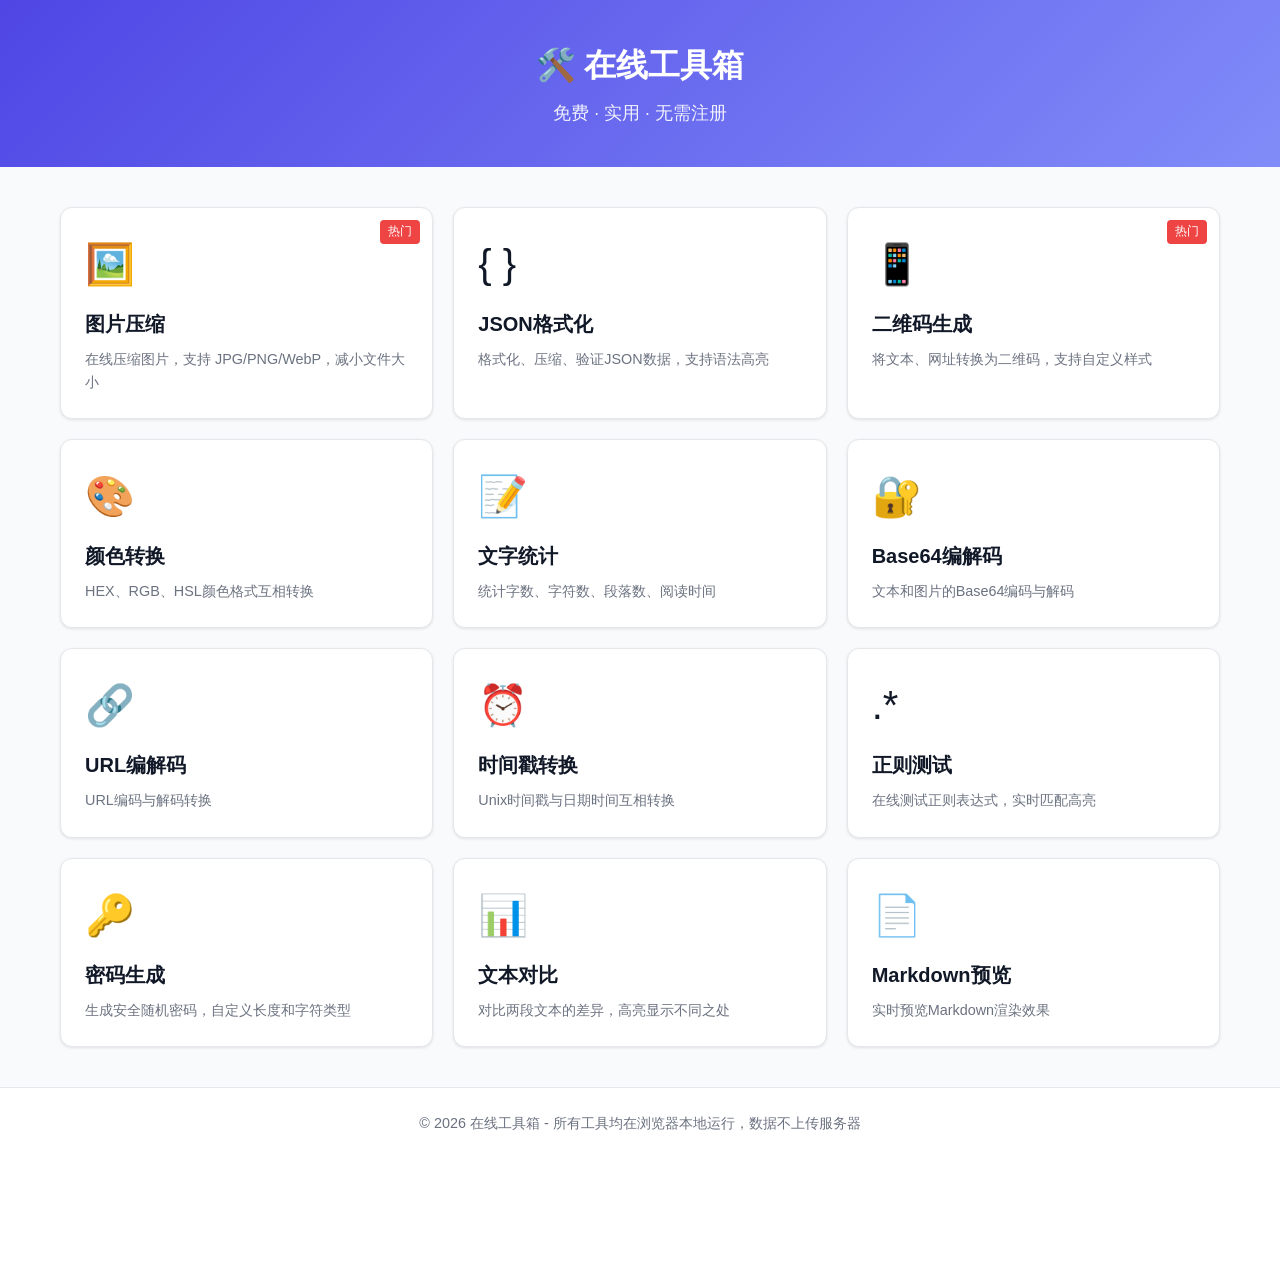
<file: index.html>
<!DOCTYPE html>
<html lang="zh-CN">
<head>
    <meta charset="UTF-8">
    <meta name="viewport" content="width=device-width, initial-scale=1.0">
    <title>在线工具箱 - 免费实用工具集合</title>
    <meta name="description" content="免费在线工具箱：图片压缩、JSON格式化、二维码生成、颜色转换、文字处理等实用工具">
    <meta name="keywords" content="在线工具,图片压缩,JSON格式化,二维码生成,颜色转换,免费工具">
    <link rel="stylesheet" href="css/style.css">
    <link rel="icon" href="data:image/svg+xml,<svg xmlns='http://www.w3.org/2000/svg' viewBox='0 0 100 100'><text y='.9em' font-size='90'>🛠️</text></svg>">
</head>
<body>
    <header class="header">
        <div class="container">
            <h1 class="logo">🛠️ 在线工具箱</h1>
            <p class="subtitle">免费 · 实用 · 无需注册</p>
        </div>
    </header>

    <main class="main">
        <div class="container">
            <div class="tools-grid">
                <!-- 图片压缩 -->
                <a href="tools/image-compress.html" class="tool-card">
                    <div class="tool-icon">🖼️</div>
                    <h2>图片压缩</h2>
                    <p>在线压缩图片，支持 JPG/PNG/WebP，减小文件大小</p>
                    <span class="tool-tag">热门</span>
                </a>

                <!-- JSON格式化 -->
                <a href="tools/json-formatter.html" class="tool-card">
                    <div class="tool-icon">{ }</div>
                    <h2>JSON格式化</h2>
                    <p>格式化、压缩、验证JSON数据，支持语法高亮</p>
                </a>

                <!-- 二维码生成 -->
                <a href="tools/qr-generator.html" class="tool-card">
                    <div class="tool-icon">📱</div>
                    <h2>二维码生成</h2>
                    <p>将文本、网址转换为二维码，支持自定义样式</p>
                    <span class="tool-tag">热门</span>
                </a>

                <!-- 颜色转换 -->
                <a href="tools/color-converter.html" class="tool-card">
                    <div class="tool-icon">🎨</div>
                    <h2>颜色转换</h2>
                    <p>HEX、RGB、HSL颜色格式互相转换</p>
                </a>

                <!-- 文字统计 -->
                <a href="tools/text-counter.html" class="tool-card">
                    <div class="tool-icon">📝</div>
                    <h2>文字统计</h2>
                    <p>统计字数、字符数、段落数、阅读时间</p>
                </a>

                <!-- Base64编解码 -->
                <a href="tools/base64.html" class="tool-card">
                    <div class="tool-icon">🔐</div>
                    <h2>Base64编解码</h2>
                    <p>文本和图片的Base64编码与解码</p>
                </a>

                <!-- URL编解码 -->
                <a href="tools/url-encode.html" class="tool-card">
                    <div class="tool-icon">🔗</div>
                    <h2>URL编解码</h2>
                    <p>URL编码与解码转换</p>
                </a>

                <!-- 时间戳转换 -->
                <a href="tools/timestamp.html" class="tool-card">
                    <div class="tool-icon">⏰</div>
                    <h2>时间戳转换</h2>
                    <p>Unix时间戳与日期时间互相转换</p>
                </a>

                <!-- 正则测试 -->
                <a href="tools/regex-tester.html" class="tool-card">
                    <div class="tool-icon">.*</div>
                    <h2>正则测试</h2>
                    <p>在线测试正则表达式，实时匹配高亮</p>
                </a>

                <!-- 密码生成 -->
                <a href="tools/password-gen.html" class="tool-card">
                    <div class="tool-icon">🔑</div>
                    <h2>密码生成</h2>
                    <p>生成安全随机密码，自定义长度和字符类型</p>
                </a>

                <!-- 文本差异对比 -->
                <a href="tools/text-diff.html" class="tool-card">
                    <div class="tool-icon">📊</div>
                    <h2>文本对比</h2>
                    <p>对比两段文本的差异，高亮显示不同之处</p>
                </a>

                <!-- Markdown预览 -->
                <a href="tools/markdown-preview.html" class="tool-card">
                    <div class="tool-icon">📄</div>
                    <h2>Markdown预览</h2>
                    <p>实时预览Markdown渲染效果</p>
                </a>
            </div>
        </div>
    </main>

    <footer class="footer">
        <div class="container">
            <p>© 2026 在线工具箱 - 所有工具均在浏览器本地运行，数据不上传服务器</p>
            <!-- 广告位预留 -->
            <div id="ad-container" style="margin-top: 20px; min-height: 90px;"></div>
        </div>
    </footer>

    <!-- Google Analytics 预留 -->
    <!-- <script async src="https://www.googletagmanager.com/gtag/js?id=GA_ID"></script> -->

    <!-- 广告代码预留 -->
    <!-- <script async src="https://pagead2.googlesyndication.com/pagead/js/adsbygoogle.js?client=ca-pub-xxx" crossorigin="anonymous"></script> -->
</body>
</html>
</file>
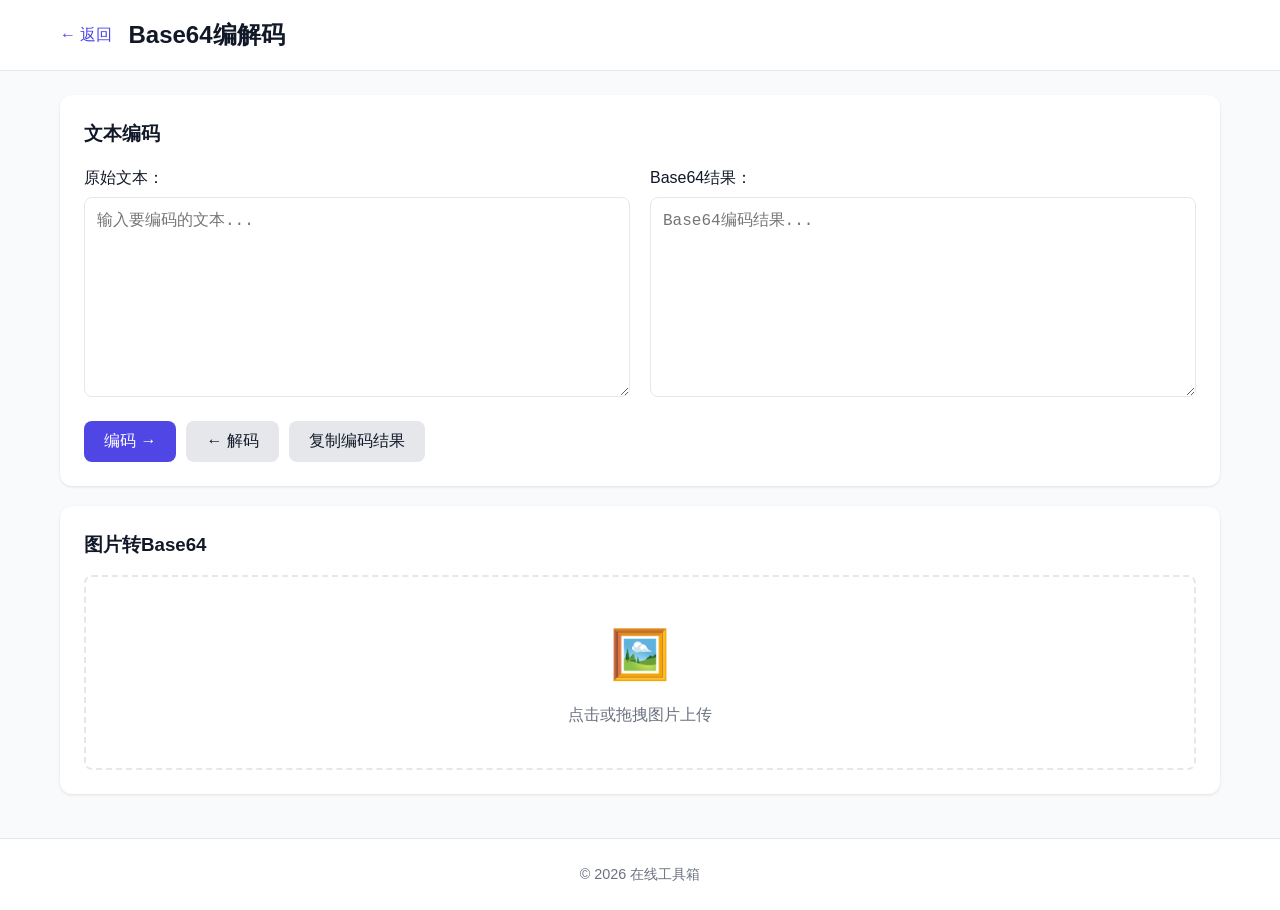
<file: tools/base64.html>
<!DOCTYPE html>
<html lang="zh-CN">
<head>
    <meta charset="UTF-8">
    <meta name="viewport" content="width=device-width, initial-scale=1.0">
    <title>Base64编解码 - 在线工具箱</title>
    <meta name="description" content="Base64编码解码工具，支持文本和图片">
    <link rel="stylesheet" href="../css/style.css">
</head>
<body class="tool-page">
    <header class="tool-header">
        <div class="container">
            <a href="../index.html" class="back-link">← 返回</a>
            <h1 class="tool-title">Base64编解码</h1>
        </div>
    </header>

    <main class="tool-content">
        <div class="container">
            <div class="tool-section">
                <h3>文本编码</h3>
                <div class="two-col">
                    <div>
                        <label>原始文本：</label>
                        <textarea id="plainText" placeholder="输入要编码的文本..." oninput="encodeText()"></textarea>
                    </div>
                    <div>
                        <label>Base64结果：</label>
                        <textarea id="encodedText" placeholder="Base64编码结果..." oninput="decodeText()"></textarea>
                    </div>
                </div>
                <div class="btn-group">
                    <button class="btn btn-primary" onclick="encodeText()">编码 →</button>
                    <button class="btn btn-secondary" onclick="decodeText()">← 解码</button>
                    <button class="btn btn-secondary" onclick="copyEncoded()">复制编码结果</button>
                </div>
            </div>

            <div class="tool-section">
                <h3>图片转Base64</h3>
                <div class="upload-area" id="uploadArea">
                    <div class="upload-icon">🖼️</div>
                    <p>点击或拖拽图片上传</p>
                    <input type="file" id="fileInput" accept="image/*" style="display:none">
                </div>
                <div id="imageResult" style="margin-top:16px;display:none">
                    <label>Base64结果：</label>
                    <textarea id="imageBase64" style="min-height:100px"></textarea>
                    <div class="btn-group">
                        <button class="btn btn-secondary" onclick="copyImageBase64()">复制</button>
                    </div>
                </div>
            </div>
        </div>
    </main>

    <footer class="footer">
        <div class="container">
            <p>© 2026 在线工具箱</p>
        </div>
    </footer>

    <script>
        const uploadArea = document.getElementById('uploadArea');
        const fileInput = document.getElementById('fileInput');

        uploadArea.addEventListener('click', () => fileInput.click());
        uploadArea.addEventListener('dragover', (e) => {
            e.preventDefault();
            uploadArea.classList.add('dragover');
        });
        uploadArea.addEventListener('dragleave', () => uploadArea.classList.remove('dragover'));
        uploadArea.addEventListener('drop', (e) => {
            e.preventDefault();
            uploadArea.classList.remove('dragover');
            if (e.dataTransfer.files.length) handleImage(e.dataTransfer.files[0]);
        });
        fileInput.addEventListener('change', (e) => {
            if (e.target.files.length) handleImage(e.target.files[0]);
        });

        function encodeText() {
            try {
                document.getElementById('encodedText').value = btoa(unescape(encodeURIComponent(document.getElementById('plainText').value)));
            } catch (e) {}
        }

        function decodeText() {
            try {
                document.getElementById('plainText').value = decodeURIComponent(escape(atob(document.getElementById('encodedText').value)));
            } catch (e) {}
        }

        function handleImage(file) {
            const reader = new FileReader();
            reader.onload = (e) => {
                document.getElementById('imageBase64').value = e.target.result;
                document.getElementById('imageResult').style.display = 'block';
            };
            reader.readAsDataURL(file);
        }

        function copyEncoded() {
            navigator.clipboard.writeText(document.getElementById('encodedText').value);
            showToast('已复制');
        }

        function copyImageBase64() {
            navigator.clipboard.writeText(document.getElementById('imageBase64').value);
            showToast('已复制');
        }

        function showToast(msg) {
            const toast = document.createElement('div');
            toast.className = 'toast';
            toast.textContent = msg;
            document.body.appendChild(toast);
            setTimeout(() => toast.remove(), 2000);
        }
    </script>
</body>
</html>
</file>
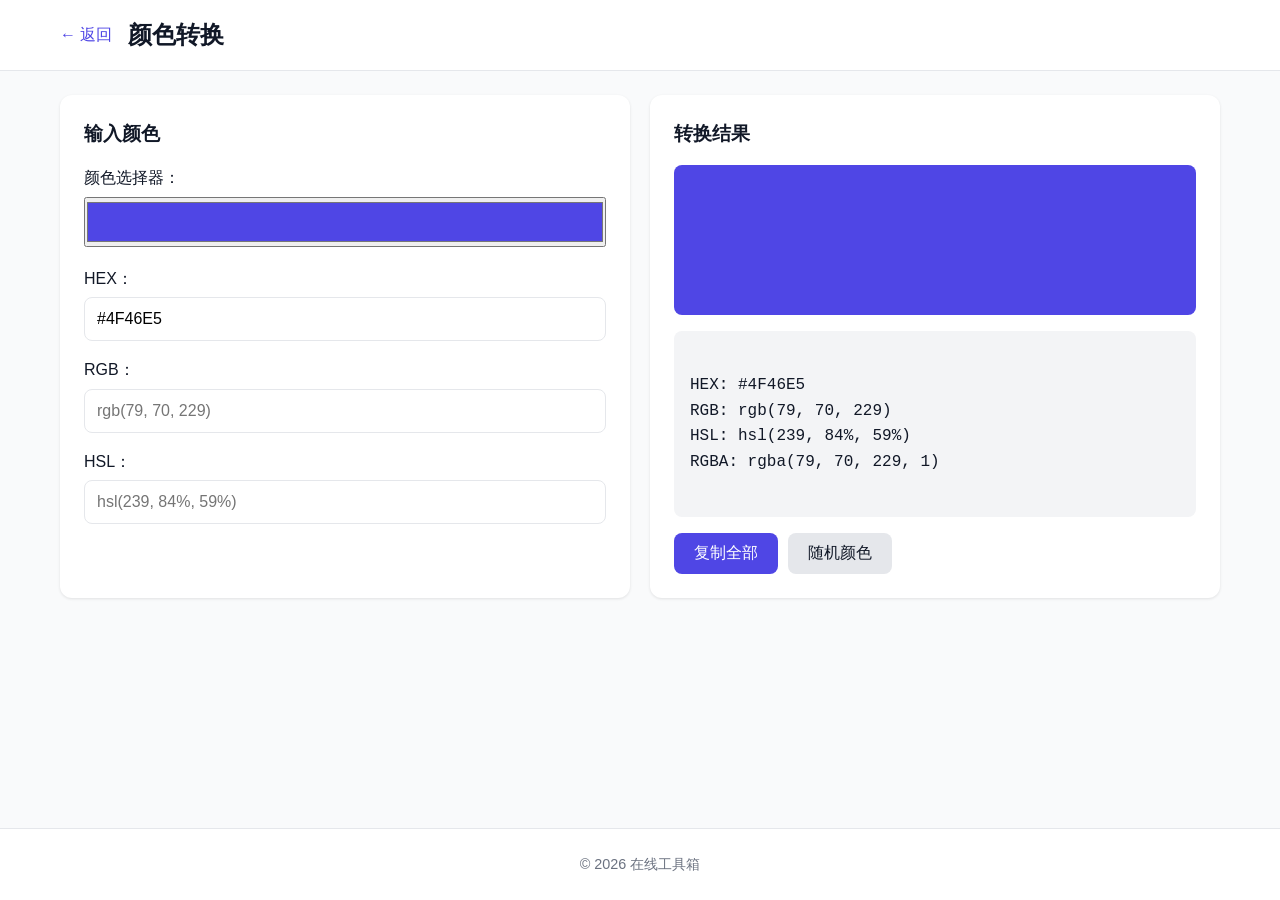
<file: tools/color-converter.html>
<!DOCTYPE html>
<html lang="zh-CN">
<head>
    <meta charset="UTF-8">
    <meta name="viewport" content="width=device-width, initial-scale=1.0">
    <title>颜色转换工具 - 在线工具箱</title>
    <meta name="description" content="HEX、RGB、HSL颜色格式互相转换">
    <link rel="stylesheet" href="../css/style.css">
</head>
<body class="tool-page">
    <header class="tool-header">
        <div class="container">
            <a href="../index.html" class="back-link">← 返回</a>
            <h1 class="tool-title">颜色转换</h1>
        </div>
    </header>

    <main class="tool-content">
        <div class="container">
            <div class="two-col">
                <div class="tool-section">
                    <h3>输入颜色</h3>
                    <div style="margin-bottom:16px">
                        <label>颜色选择器：</label>
                        <input type="color" id="colorPicker" value="#4F46E5" style="width:100%;height:50px">
                    </div>
                    <div style="margin-bottom:16px">
                        <label>HEX：</label>
                        <input type="text" id="hexInput" value="#4F46E5" placeholder="#000000">
                    </div>
                    <div style="margin-bottom:16px">
                        <label>RGB：</label>
                        <input type="text" id="rgbInput" placeholder="rgb(79, 70, 229)">
                    </div>
                    <div style="margin-bottom:16px">
                        <label>HSL：</label>
                        <input type="text" id="hslInput" placeholder="hsl(239, 84%, 59%)">
                    </div>
                </div>

                <div class="tool-section">
                    <h3>转换结果</h3>
                    <div id="preview" style="width:100%;height:150px;border-radius:8px;background:#4F46E5;margin-bottom:16px"></div>
                    <div class="result" id="result">
HEX: #4F46E5
RGB: rgb(79, 70, 229)
HSL: hsl(239, 84%, 59%)
RGBA: rgba(79, 70, 229, 1)
                    </div>
                    <div class="btn-group">
                        <button class="btn btn-primary" onclick="copyAll()">复制全部</button>
                        <button class="btn btn-secondary" onclick="randomColor()">随机颜色</button>
                    </div>
                </div>
            </div>
        </div>
    </main>

    <footer class="footer">
        <div class="container">
            <p>© 2026 在线工具箱</p>
        </div>
    </footer>

    <script>
        const colorPicker = document.getElementById('colorPicker');
        const hexInput = document.getElementById('hexInput');
        const rgbInput = document.getElementById('rgbInput');
        const hslInput = document.getElementById('hslInput');
        const preview = document.getElementById('preview');
        const result = document.getElementById('result');

        colorPicker.addEventListener('input', (e) => updateFromHex(e.target.value));
        hexInput.addEventListener('input', (e) => updateFromHex(e.target.value));
        rgbInput.addEventListener('input', (e) => updateFromRgb(e.target.value));
        hslInput.addEventListener('input', (e) => updateFromHsl(e.target.value));

        function updateFromHex(hex) {
            if (!/^#[0-9A-Fa-f]{6}$/.test(hex)) return;
            colorPicker.value = hex;
            hexInput.value = hex;
            const rgb = hexToRgb(hex);
            rgbInput.value = `rgb(${rgb.r}, ${rgb.g}, ${rgb.b})`;
            const hsl = rgbToHsl(rgb.r, rgb.g, rgb.b);
            hslInput.value = `hsl(${hsl.h}, ${hsl.s}%, ${hsl.l}%)`;
            updatePreview(hex);
        }

        function updateFromRgb(str) {
            const match = str.match(/rgb\((\d+),\s*(\d+),\s*(\d+)\)/);
            if (!match) return;
            const [_, r, g, b] = match.map(Number);
            const hex = rgbToHex(r, g, b);
            colorPicker.value = hex;
            hexInput.value = hex;
            const hsl = rgbToHsl(r, g, b);
            hslInput.value = `hsl(${hsl.h}, ${hsl.s}%, ${hsl.l}%)`;
            updatePreview(hex);
        }

        function updateFromHsl(str) {
            const match = str.match(/hsl\((\d+),\s*(\d+)%,\s*(\d+)%\)/);
            if (!match) return;
            const [_, h, s, l] = match.map(Number);
            const rgb = hslToRgb(h, s, l);
            const hex = rgbToHex(rgb.r, rgb.g, rgb.b);
            colorPicker.value = hex;
            hexInput.value = hex;
            rgbInput.value = `rgb(${rgb.r}, ${rgb.g}, ${rgb.b})`;
            updatePreview(hex);
        }

        function updatePreview(hex) {
            preview.style.background = hex;
            const rgb = hexToRgb(hex);
            const hsl = rgbToHsl(rgb.r, rgb.g, rgb.b);
            result.textContent = `HEX: ${hex}\nRGB: rgb(${rgb.r}, ${rgb.g}, ${rgb.b})\nHSL: hsl(${hsl.h}, ${hsl.s}%, ${hsl.l}%)\nRGBA: rgba(${rgb.r}, ${rgb.g}, ${rgb.b}, 1)`;
        }

        function hexToRgb(hex) {
            const r = parseInt(hex.slice(1, 3), 16);
            const g = parseInt(hex.slice(3, 5), 16);
            const b = parseInt(hex.slice(5, 7), 16);
            return { r, g, b };
        }

        function rgbToHex(r, g, b) {
            return '#' + [r, g, b].map(x => x.toString(16).padStart(2, '0')).join('');
        }

        function rgbToHsl(r, g, b) {
            r /= 255; g /= 255; b /= 255;
            const max = Math.max(r, g, b), min = Math.min(r, g, b);
            let h, s, l = (max + min) / 2;
            if (max === min) {
                h = s = 0;
            } else {
                const d = max - min;
                s = l > 0.5 ? d / (2 - max - min) : d / (max + min);
                switch (max) {
                    case r: h = ((g - b) / d + (g < b ? 6 : 0)) / 6; break;
                    case g: h = ((b - r) / d + 2) / 6; break;
                    case b: h = ((r - g) / d + 4) / 6; break;
                }
            }
            return { h: Math.round(h * 360), s: Math.round(s * 100), l: Math.round(l * 100) };
        }

        function hslToRgb(h, s, l) {
            h /= 360; s /= 100; l /= 100;
            let r, g, b;
            if (s === 0) {
                r = g = b = l;
            } else {
                const hue2rgb = (p, q, t) => {
                    if (t < 0) t += 1;
                    if (t > 1) t -= 1;
                    if (t < 1/6) return p + (q - p) * 6 * t;
                    if (t < 1/2) return q;
                    if (t < 2/3) return p + (q - p) * (2/3 - t) * 6;
                    return p;
                };
                const q = l < 0.5 ? l * (1 + s) : l + s - l * s;
                const p = 2 * l - q;
                r = hue2rgb(p, q, h + 1/3);
                g = hue2rgb(p, q, h);
                b = hue2rgb(p, q, h - 1/3);
            }
            return { r: Math.round(r * 255), g: Math.round(g * 255), b: Math.round(b * 255) };
        }

        function copyAll() {
            navigator.clipboard.writeText(result.textContent);
            showToast('已复制到剪贴板');
        }

        function randomColor() {
            const hex = '#' + Math.floor(Math.random()*16777215).toString(16).padStart(6, '0');
            updateFromHex(hex);
        }

        function showToast(msg) {
            const toast = document.createElement('div');
            toast.className = 'toast';
            toast.textContent = msg;
            document.body.appendChild(toast);
            setTimeout(() => toast.remove(), 2000);
        }
    </script>
</body>
</html>
</file>
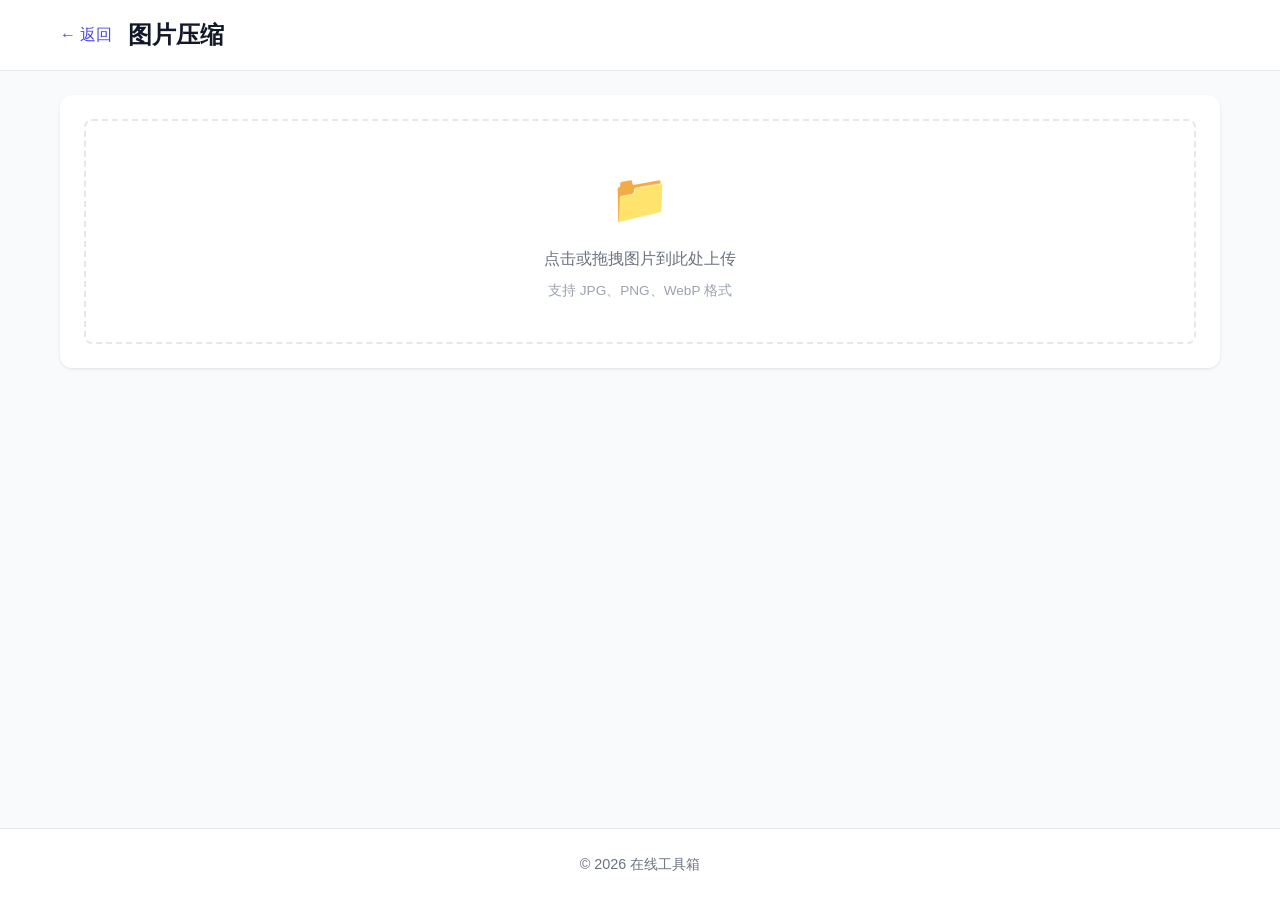
<file: tools/image-compress.html>
<!DOCTYPE html>
<html lang="zh-CN">
<head>
    <meta charset="UTF-8">
    <meta name="viewport" content="width=device-width, initial-scale=1.0">
    <title>图片压缩工具 - 在线工具箱</title>
    <meta name="description" content="免费在线压缩图片，支持JPG/PNG/WebP，减小文件大小">
    <link rel="stylesheet" href="../css/style.css">
</head>
<body class="tool-page">
    <header class="tool-header">
        <div class="container">
            <a href="../index.html" class="back-link">← 返回</a>
            <h1 class="tool-title">图片压缩</h1>
        </div>
    </header>

    <main class="tool-content">
        <div class="container">
            <div class="tool-section">
                <div class="upload-area" id="uploadArea">
                    <div class="upload-icon">📁</div>
                    <p>点击或拖拽图片到此处上传</p>
                    <p style="font-size:0.85rem;color:#9CA3AF">支持 JPG、PNG、WebP 格式</p>
                    <input type="file" id="fileInput" accept="image/*" style="display:none">
                </div>
            </div>

            <div class="tool-section" id="compressSection" style="display:none">
                <h3>压缩设置</h3>
                <div class="options-group">
                    <div class="option-item">
                        <label>压缩质量：</label>
                        <input type="range" id="quality" min="10" max="100" value="80" style="width:200px">
                        <span id="qualityValue">80%</span>
                    </div>
                    <div class="option-item">
                        <label>输出格式：</label>
                        <select id="format">
                            <option value="same">保持原格式</option>
                            <option value="jpeg">JPEG</option>
                            <option value="png">PNG</option>
                            <option value="webp">WebP</option>
                        </select>
                    </div>
                </div>

                <div class="two-col">
                    <div class="tool-section">
                        <h3>原图预览</h3>
                        <div class="preview-area">
                            <img id="originalPreview">
                        </div>
                        <p id="originalSize" style="text-align:center;margin-top:8px"></p>
                    </div>
                    <div class="tool-section">
                        <h3>压缩后预览</h3>
                        <div class="preview-area">
                            <canvas id="compressedPreview"></canvas>
                        </div>
                        <p id="compressedSize" style="text-align:center;margin-top:8px"></p>
                    </div>
                </div>

                <div class="btn-group">
                    <button class="btn btn-primary" onclick="compress()">压缩图片</button>
                    <button class="btn btn-secondary" onclick="download()">下载压缩图</button>
                </div>

                <p id="savings" style="text-align:center;margin-top:16px;font-weight:500"></p>
            </div>
        </div>
    </main>

    <footer class="footer">
        <div class="container">
            <p>© 2026 在线工具箱</p>
        </div>
    </footer>

    <script>
        const uploadArea = document.getElementById('uploadArea');
        const fileInput = document.getElementById('fileInput');
        const qualitySlider = document.getElementById('quality');
        const qualityValue = document.getElementById('qualityValue');
        let originalFile = null;

        // 拖拽上传
        uploadArea.addEventListener('click', () => fileInput.click());
        uploadArea.addEventListener('dragover', (e) => {
            e.preventDefault();
            uploadArea.classList.add('dragover');
        });
        uploadArea.addEventListener('dragleave', () => uploadArea.classList.remove('dragover'));
        uploadArea.addEventListener('drop', (e) => {
            e.preventDefault();
            uploadArea.classList.remove('dragover');
            if (e.dataTransfer.files.length) handleFile(e.dataTransfer.files[0]);
        });

        fileInput.addEventListener('change', (e) => {
            if (e.target.files.length) handleFile(e.target.files[0]);
        });

        qualitySlider.addEventListener('input', (e) => {
            qualityValue.textContent = e.target.value + '%';
        });

        function handleFile(file) {
            if (!file.type.startsWith('image/')) {
                alert('请上传图片文件');
                return;
            }

            originalFile = file;
            document.getElementById('compressSection').style.display = 'block';
            document.getElementById('originalSize').textContent = `大小：${formatSize(file.size)}`;

            const reader = new FileReader();
            reader.onload = (e) => {
                document.getElementById('originalPreview').src = e.target.result;
                compress();
            };
            reader.readAsDataURL(file);
        }

        function compress() {
            if (!originalFile) return;

            const quality = parseInt(qualitySlider.value) / 100;
            const format = document.getElementById('format').value;
            const canvas = document.getElementById('compressedPreview');
            const ctx = canvas.getContext('2d');
            const img = new Image();

            img.onload = () => {
                canvas.width = img.width;
                canvas.height = img.height;
                ctx.drawImage(img, 0, 0);

                const outputFormat = format === 'same' ? originalFile.type : `image/${format}`;
                canvas.toBlob((blob) => {
                    document.getElementById('compressedSize').textContent = `大小：${formatSize(blob.size)}`;
                    const savings = ((1 - blob.size / originalFile.size) * 100).toFixed(1);
                    document.getElementById('savings').textContent = `节省了 ${savings}% 的空间`;
                    document.getElementById('savings').style.color = savings > 0 ? '#059669' : '#DC2626';
                }, outputFormat, quality);
            };
            img.src = document.getElementById('originalPreview').src;
        }

        function download() {
            const canvas = document.getElementById('compressedPreview');
            const format = document.getElementById('format').value;
            const ext = format === 'same' ? originalFile.name.split('.').pop() : format;
            const link = document.createElement('a');
            link.download = `compressed.${ext}`;
            link.href = canvas.toDataURL();
            link.click();
        }

        function formatSize(bytes) {
            if (bytes < 1024) return bytes + ' B';
            if (bytes < 1048576) return (bytes / 1024).toFixed(1) + ' KB';
            return (bytes / 1048576).toFixed(1) + ' MB';
        }
    </script>
</body>
</html>
</file>
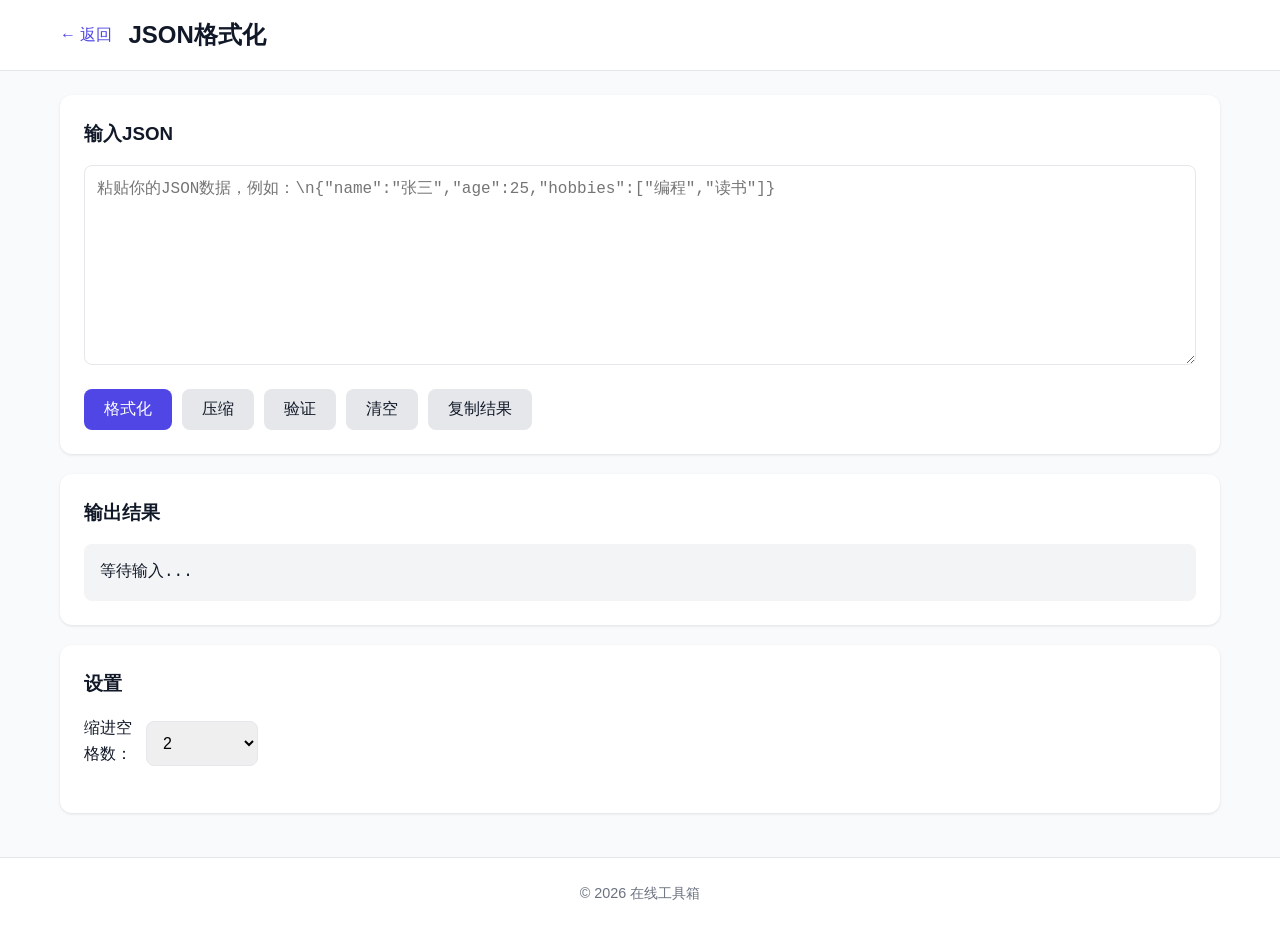
<file: tools/json-formatter.html>
<!DOCTYPE html>
<html lang="zh-CN">
<head>
    <meta charset="UTF-8">
    <meta name="viewport" content="width=device-width, initial-scale=1.0">
    <title>JSON格式化工具 - 在线工具箱</title>
    <meta name="description" content="免费在线JSON格式化、压缩、验证工具，支持语法高亮">
    <link rel="stylesheet" href="../css/style.css">
</head>
<body class="tool-page">
    <header class="tool-header">
        <div class="container">
            <a href="../index.html" class="back-link">← 返回</a>
            <h1 class="tool-title">JSON格式化</h1>
        </div>
    </header>

    <main class="tool-content">
        <div class="container">
            <div class="tool-section">
                <h3>输入JSON</h3>
                <textarea id="input" placeholder='粘贴你的JSON数据，例如：\n{"name":"张三","age":25,"hobbies":["编程","读书"]}'></textarea>
                <div class="btn-group">
                    <button class="btn btn-primary" onclick="formatJSON()">格式化</button>
                    <button class="btn btn-secondary" onclick="compressJSON()">压缩</button>
                    <button class="btn btn-secondary" onclick="validateJSON()">验证</button>
                    <button class="btn btn-secondary" onclick="clearAll()">清空</button>
                    <button class="btn btn-secondary" onclick="copyResult()">复制结果</button>
                </div>
            </div>

            <div class="tool-section">
                <h3>输出结果</h3>
                <div id="output" class="result">等待输入...</div>
            </div>

            <div class="tool-section">
                <h3>设置</h3>
                <div class="options-group">
                    <div class="option-item">
                        <label for="indent">缩进空格数：</label>
                        <select id="indent">
                            <option value="2" selected>2</option>
                            <option value="4">4</option>
                            <option value="tab">Tab</option>
                        </select>
                    </div>
                </div>
            </div>
        </div>
    </main>

    <footer class="footer">
        <div class="container">
            <p>© 2026 在线工具箱</p>
        </div>
    </footer>

    <script>
        const input = document.getElementById('input');
        const output = document.getElementById('output');
        const indentSelect = document.getElementById('indent');

        function getIndent() {
            const val = indentSelect.value;
            return val === 'tab' ? '\t' : parseInt(val);
        }

        function formatJSON() {
            try {
                const json = JSON.parse(input.value);
                output.innerHTML = syntaxHighlight(JSON.stringify(json, null, getIndent()));
            } catch (e) {
                output.innerHTML = `<span style="color:#DC2626">错误：${e.message}</span>`;
            }
        }

        function compressJSON() {
            try {
                const json = JSON.parse(input.value);
                output.textContent = JSON.stringify(json);
            } catch (e) {
                output.innerHTML = `<span style="color:#DC2626">错误：${e.message}</span>`;
            }
        }

        function validateJSON() {
            try {
                JSON.parse(input.value);
                output.innerHTML = '<span style="color:#059669">✓ 有效的JSON格式</span>';
            } catch (e) {
                output.innerHTML = `<span style="color:#DC2626">✗ 无效的JSON：${e.message}</span>`;
            }
        }

        function clearAll() {
            input.value = '';
            output.textContent = '等待输入...';
        }

        function copyResult() {
            const text = output.textContent;
            if (text && text !== '等待输入...') {
                navigator.clipboard.writeText(text);
                showToast('已复制到剪贴板');
            }
        }

        function syntaxHighlight(json) {
            json = json.replace(/&/g, '&amp;').replace(/</g, '&lt;').replace(/>/g, '&gt;');
            return json.replace(/("(\\u[a-zA-Z0-9]{4}|\\[^u]|[^\\"])*"(\s*:)?|\b(true|false|null)\b|-?\d+(?:\.\d*)?(?:[eE][+\-]?\d+)?)/g, function (match) {
                let cls = 'code-number';
                if (/^"/.test(match)) {
                    if (/:$/.test(match)) {
                        cls = 'code-key';
                    } else {
                        cls = 'code-string';
                    }
                } else if (/true|false/.test(match)) {
                    cls = 'code-boolean';
                } else if (/null/.test(match)) {
                    cls = 'code-null';
                }
                return '<span class="' + cls + '">' + match + '</span>';
            });
        }

        function showToast(msg) {
            const toast = document.createElement('div');
            toast.className = 'toast';
            toast.textContent = msg;
            document.body.appendChild(toast);
            setTimeout(() => toast.remove(), 2000);
        }
    </script>
</body>
</html>
</file>
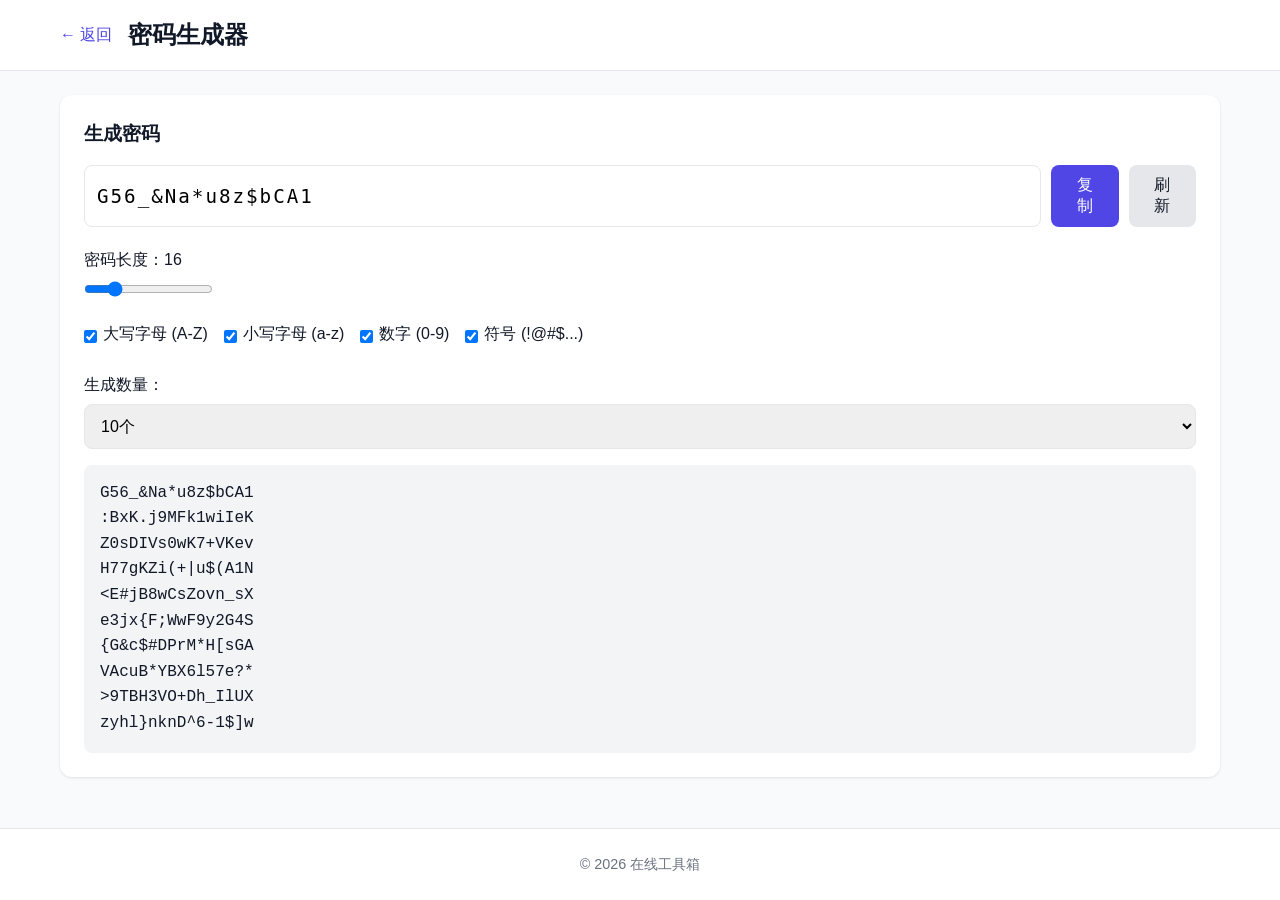
<file: tools/password-gen.html>
<!DOCTYPE html>
<html lang="zh-CN">
<head>
    <meta charset="UTF-8">
    <meta name="viewport" content="width=device-width, initial-scale=1.0">
    <title>密码生成器 - 在线工具箱</title>
    <meta name="description" content="生成安全随机密码">
    <link rel="stylesheet" href="../css/style.css">
</head>
<body class="tool-page">
    <header class="tool-header">
        <div class="container">
            <a href="../index.html" class="back-link">← 返回</a>
            <h1 class="tool-title">密码生成器</h1>
        </div>
    </header>

    <main class="tool-content">
        <div class="container">
            <div class="tool-section">
                <h3>生成密码</h3>
                <div style="display:flex;gap:10px;margin-bottom:20px">
                    <input type="text" id="password" readonly style="font-family:monospace;font-size:1.2rem;letter-spacing:2px">
                    <button class="btn btn-primary" onclick="copyPwd()">复制</button>
                    <button class="btn btn-secondary" onclick="generate()">刷新</button>
                </div>

                <div style="margin-bottom:16px">
                    <label>密码长度：<span id="lengthValue">16</span></label>
                    <input type="range" id="length" min="4" max="64" value="16" oninput="updateLength();generate()">
                </div>

                <div class="options-group">
                    <div class="option-item">
                        <input type="checkbox" id="upper" checked onchange="generate()">
                        <label for="upper">大写字母 (A-Z)</label>
                    </div>
                    <div class="option-item">
                        <input type="checkbox" id="lower" checked onchange="generate()">
                        <label for="lower">小写字母 (a-z)</label>
                    </div>
                    <div class="option-item">
                        <input type="checkbox" id="numbers" checked onchange="generate()">
                        <label for="numbers">数字 (0-9)</label>
                    </div>
                    <div class="option-item">
                        <input type="checkbox" id="symbols" checked onchange="generate()">
                        <label for="symbols">符号 (!@#$...)</label>
                    </div>
                </div>

                <div style="margin-top:20px">
                    <label>生成数量：</label>
                    <select id="count" onchange="generate()">
                        <option value="1">1个</option>
                        <option value="5">5个</option>
                        <option value="10" selected>10个</option>
                    </select>
                </div>

                <div id="passwordList" class="result" style="margin-top:16px;white-space:pre-line"></div>
            </div>
        </div>
    </main>

    <footer class="footer">
        <div class="container">
            <p>© 2026 在线工具箱</p>
        </div>
    </footer>

    <script>
        function updateLength() {
            document.getElementById('lengthValue').textContent = document.getElementById('length').value;
        }

        function generate() {
            const length = parseInt(document.getElementById('length').value);
            const useUpper = document.getElementById('upper').checked;
            const useLower = document.getElementById('lower').checked;
            const useNumbers = document.getElementById('numbers').checked;
            const useSymbols = document.getElementById('symbols').checked;
            const count = parseInt(document.getElementById('count').value);

            let chars = '';
            if (useUpper) chars += 'ABCDEFGHIJKLMNOPQRSTUVWXYZ';
            if (useLower) chars += 'abcdefghijklmnopqrstuvwxyz';
            if (useNumbers) chars += '0123456789';
            if (useSymbols) chars += '!@#$%^&*()_+-=[]{}|;:,.<>?';

            if (!chars) {
                alert('请至少选择一种字符类型');
                return;
            }

            const passwords = [];
            for (let i = 0; i < count; i++) {
                let pwd = '';
                const array = new Uint32Array(length);
                crypto.getRandomValues(array);
                for (let j = 0; j < length; j++) {
                    pwd += chars[array[j] % chars.length];
                }
                passwords.push(pwd);
            }

            document.getElementById('password').value = passwords[0];
            document.getElementById('passwordList').textContent = passwords.join('\n');
        }

        function copyPwd() {
            navigator.clipboard.writeText(document.getElementById('password').value);
            showToast('已复制');
        }

        function showToast(msg) {
            const toast = document.createElement('div');
            toast.className = 'toast';
            toast.textContent = msg;
            document.body.appendChild(toast);
            setTimeout(() => toast.remove(), 2000);
        }

        generate();
    </script>
</body>
</html>
</file>
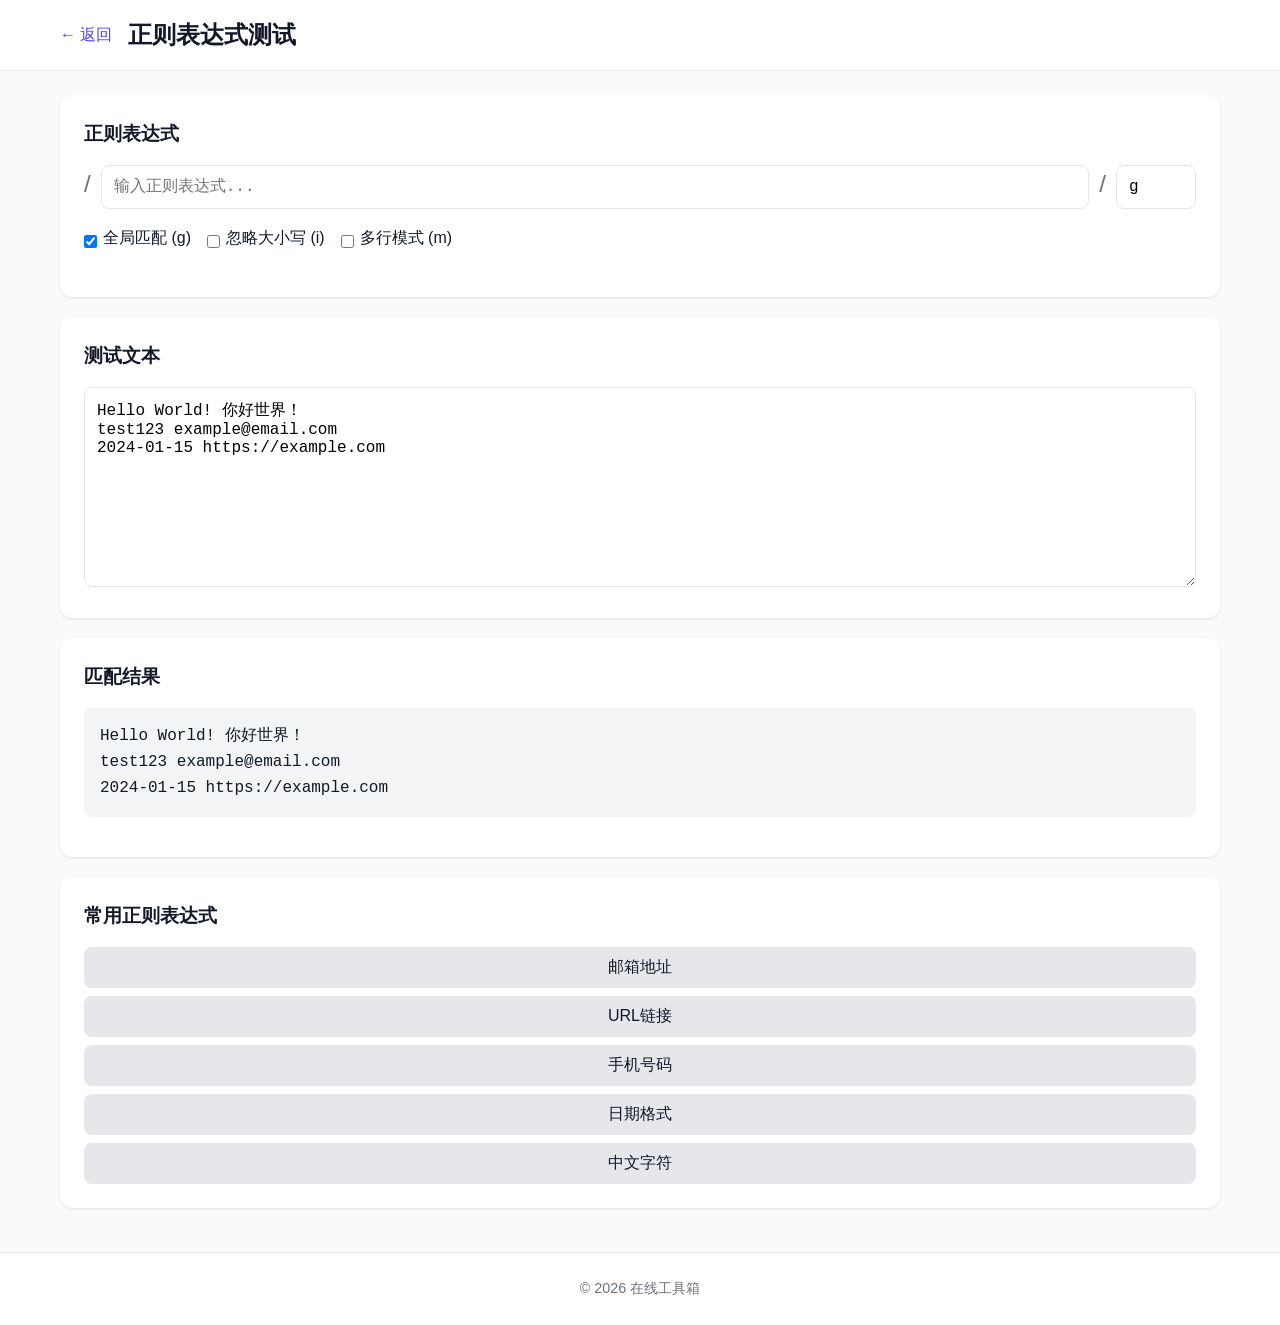
<file: tools/regex-tester.html>
<!DOCTYPE html>
<html lang="zh-CN">
<head>
    <meta charset="UTF-8">
    <meta name="viewport" content="width=device-width, initial-scale=1.0">
    <title>正则表达式测试 - 在线工具箱</title>
    <meta name="description" content="在线测试正则表达式，实时匹配高亮">
    <link rel="stylesheet" href="../css/style.css">
</head>
<body class="tool-page">
    <header class="tool-header">
        <div class="container">
            <a href="../index.html" class="back-link">← 返回</a>
            <h1 class="tool-title">正则表达式测试</h1>
        </div>
    </header>

    <main class="tool-content">
        <div class="container">
            <div class="tool-section">
                <h3>正则表达式</h3>
                <div style="display:flex;gap:10px;margin-bottom:16px">
                    <span style="font-size:1.5rem;color:#6B7280">/</span>
                    <input type="text" id="regex" placeholder="输入正则表达式..." oninput="testRegex()" style="font-family:monospace">
                    <span style="font-size:1.5rem;color:#6B7280">/</span>
                    <input type="text" id="flags" value="g" placeholder="标志" style="width:80px;font-family:monospace" oninput="testRegex()">
                </div>
                <div class="options-group">
                    <div class="option-item">
                        <input type="checkbox" id="flagG" checked onchange="updateFlags()">
                        <label for="flagG">全局匹配 (g)</label>
                    </div>
                    <div class="option-item">
                        <input type="checkbox" id="flagI" onchange="updateFlags()">
                        <label for="flagI">忽略大小写 (i)</label>
                    </div>
                    <div class="option-item">
                        <input type="checkbox" id="flagM" onchange="updateFlags()">
                        <label for="flagM">多行模式 (m)</label>
                    </div>
                </div>
            </div>

            <div class="tool-section">
                <h3>测试文本</h3>
                <textarea id="testText" placeholder="输入要测试的文本..." oninput="testRegex()">Hello World! 你好世界！
test123 example@email.com
2024-01-15 https://example.com</textarea>
            </div>

            <div class="tool-section">
                <h3>匹配结果</h3>
                <div id="highlighted" class="result" style="min-height:100px"></div>
                <div id="matchInfo" style="margin-top:16px;color:#6B7280"></div>
            </div>

            <div class="tool-section">
                <h3>常用正则表达式</h3>
                <div style="display:grid;gap:8px">
                    <button class="btn btn-secondary" onclick="setRegex('[\\w.-]+@[\\w.-]+\\.\\w+')">邮箱地址</button>
                    <button class="btn btn-secondary" onclick="setRegex('https?://[^\\s]+')">URL链接</button>
                    <button class="btn btn-secondary" onclick="setRegex('1[3-9]\\d{9}')">手机号码</button>
                    <button class="btn btn-secondary" onclick="setRegex('\\d{4}-\\d{2}-\\d{2}')">日期格式</button>
                    <button class="btn btn-secondary" onclick="setRegex('[\\u4e00-\\u9fa5]+')">中文字符</button>
                </div>
            </div>
        </div>
    </main>

    <footer class="footer">
        <div class="container">
            <p>© 2026 在线工具箱</p>
        </div>
    </footer>

    <script>
        function updateFlags() {
            let flags = '';
            if (document.getElementById('flagG').checked) flags += 'g';
            if (document.getElementById('flagI').checked) flags += 'i';
            if (document.getElementById('flagM').checked) flags += 'm';
            document.getElementById('flags').value = flags;
            testRegex();
        }

        function setRegex(pattern) {
            document.getElementById('regex').value = pattern;
            testRegex();
        }

        function testRegex() {
            const pattern = document.getElementById('regex').value;
            const flags = document.getElementById('flags').value;
            const text = document.getElementById('testText').value;
            const highlighted = document.getElementById('highlighted');
            const matchInfo = document.getElementById('matchInfo');

            if (!pattern) {
                highlighted.innerHTML = escapeHtml(text);
                matchInfo.textContent = '';
                return;
            }

            try {
                const regex = new RegExp(pattern, flags);
                const matches = [];
                let match;

                // 收集所有匹配
                if (flags.includes('g')) {
                    while ((match = regex.exec(text)) !== null) {
                        matches.push({ index: match.index, length: match[0].length, text: match[0] });
                        if (match[0].length === 0) regex.lastIndex++;
                    }
                } else {
                    match = regex.exec(text);
                    if (match) {
                        matches.push({ index: match.index, length: match[0].length, text: match[0] });
                    }
                }

                // 高亮显示
                let result = '';
                let lastIndex = 0;
                matches.forEach(m => {
                    result += escapeHtml(text.slice(lastIndex, m.index));
                    result += `<span style="background:#FEF08A;padding:2px 4px;border-radius:3px">${escapeHtml(m.text)}</span>`;
                    lastIndex = m.index + m.length;
                });
                result += escapeHtml(text.slice(lastIndex));
                highlighted.innerHTML = result || '无匹配';

                // 显示匹配信息
                matchInfo.textContent = `找到 ${matches.length} 个匹配`;
                if (matches.length > 0) {
                    matchInfo.textContent += `：${matches.map(m => `"${m.text}"`).join(', ')}`;
                }
            } catch (e) {
                highlighted.innerHTML = `<span style="color:#DC2626">正则表达式错误：${e.message}</span>`;
                matchInfo.textContent = '';
            }
        }

        function escapeHtml(str) {
            return str.replace(/&/g, '&amp;').replace(/</g, '&lt;').replace(/>/g, '&gt;');
        }

        testRegex();
    </script>
</body>
</html>
</file>
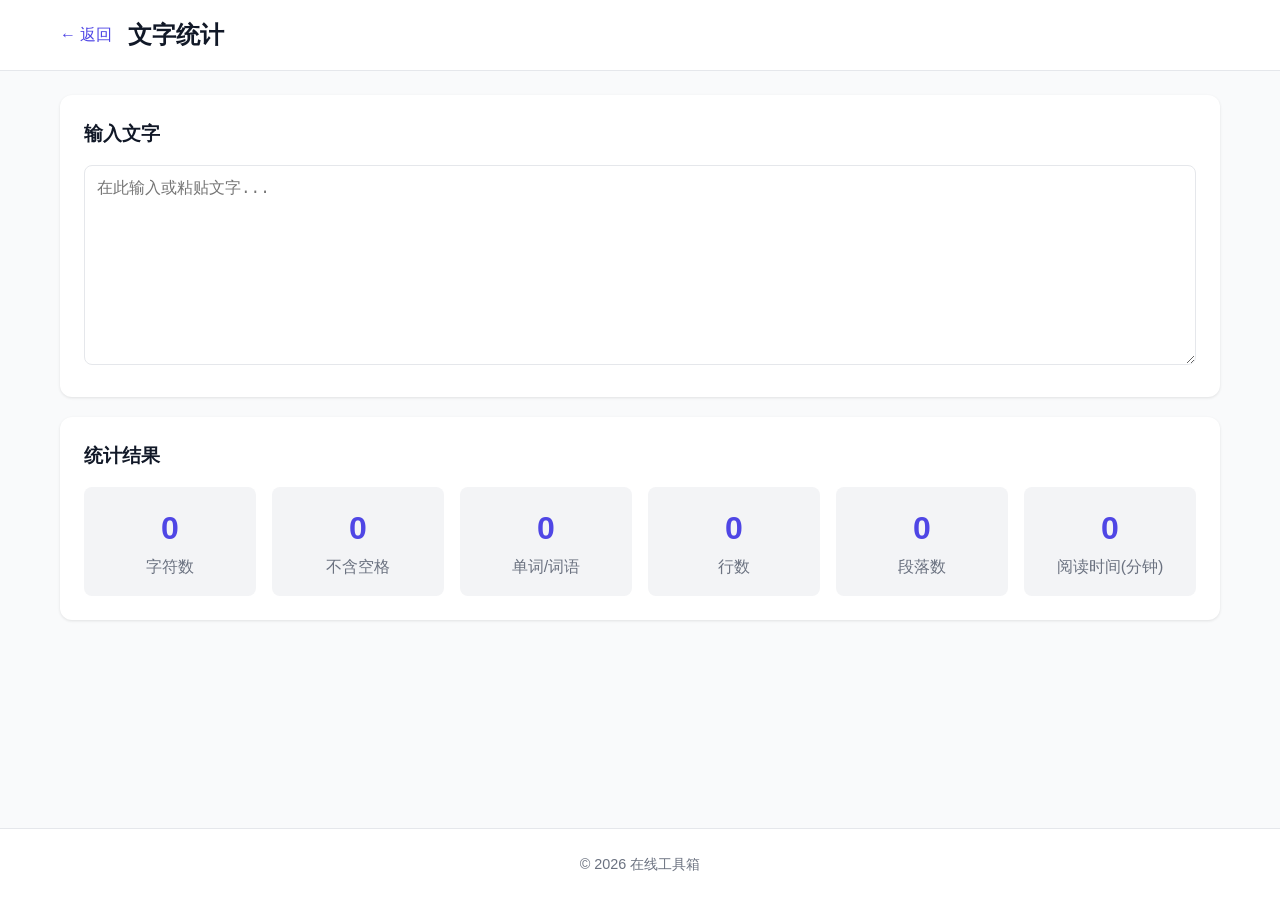
<file: tools/text-counter.html>
<!DOCTYPE html>
<html lang="zh-CN">
<head>
    <meta charset="UTF-8">
    <meta name="viewport" content="width=device-width, initial-scale=1.0">
    <title>文字统计工具 - 在线工具箱</title>
    <meta name="description" content="在线统计字数、字符数、段落数、阅读时间">
    <link rel="stylesheet" href="../css/style.css">
</head>
<body class="tool-page">
    <header class="tool-header">
        <div class="container">
            <a href="../index.html" class="back-link">← 返回</a>
            <h1 class="tool-title">文字统计</h1>
        </div>
    </header>

    <main class="tool-content">
        <div class="container">
            <div class="tool-section">
                <h3>输入文字</h3>
                <textarea id="input" placeholder="在此输入或粘贴文字..." oninput="countText()"></textarea>
            </div>

            <div class="tool-section">
                <h3>统计结果</h3>
                <div style="display:grid;grid-template-columns:repeat(auto-fit,minmax(150px,1fr));gap:16px">
                    <div style="text-align:center;padding:16px;background:#F3F4F6;border-radius:8px">
                        <div style="font-size:2rem;font-weight:bold;color:#4F46E5" id="chars">0</div>
                        <div style="color:#6B7280">字符数</div>
                    </div>
                    <div style="text-align:center;padding:16px;background:#F3F4F6;border-radius:8px">
                        <div style="font-size:2rem;font-weight:bold;color:#4F46E5" id="charsNoSpace">0</div>
                        <div style="color:#6B7280">不含空格</div>
                    </div>
                    <div style="text-align:center;padding:16px;background:#F3F4F6;border-radius:8px">
                        <div style="font-size:2rem;font-weight:bold;color:#4F46E5" id="words">0</div>
                        <div style="color:#6B7280">单词/词语</div>
                    </div>
                    <div style="text-align:center;padding:16px;background:#F3F4F6;border-radius:8px">
                        <div style="font-size:2rem;font-weight:bold;color:#4F46E5" id="lines">0</div>
                        <div style="color:#6B7280">行数</div>
                    </div>
                    <div style="text-align:center;padding:16px;background:#F3F4F6;border-radius:8px">
                        <div style="font-size:2rem;font-weight:bold;color:#4F46E5" id="paragraphs">0</div>
                        <div style="color:#6B7280">段落数</div>
                    </div>
                    <div style="text-align:center;padding:16px;background:#F3F4F6;border-radius:8px">
                        <div style="font-size:2rem;font-weight:bold;color:#4F46E5" id="readTime">0</div>
                        <div style="color:#6B7280">阅读时间(分钟)</div>
                    </div>
                </div>
            </div>
        </div>
    </main>

    <footer class="footer">
        <div class="container">
            <p>© 2026 在线工具箱</p>
        </div>
    </footer>

    <script>
        function countText() {
            const text = document.getElementById('input').value;

            document.getElementById('chars').textContent = text.length;
            document.getElementById('charsNoSpace').textContent = text.replace(/\s/g, '').length;

            // 中文按字分，英文按词分
            const chineseChars = (text.match(/[一-龥]/g) || []).length;
            const englishWords = (text.match(/[a-zA-Z]+/g) || []).length;
            document.getElementById('words').textContent = chineseChars + englishWords;

            document.getElementById('lines').textContent = text ? text.split('\n').length : 0;
            document.getElementById('paragraphs').textContent = text ? text.split(/\n\s*\n/).filter(p => p.trim()).length : 0;

            // 阅读时间：中文300字/分钟，英文200词/分钟
            const readTime = Math.ceil((chineseChars / 300) + (englishWords / 200));
            document.getElementById('readTime').textContent = readTime || 0;
        }
    </script>
</body>
</html>
</file>
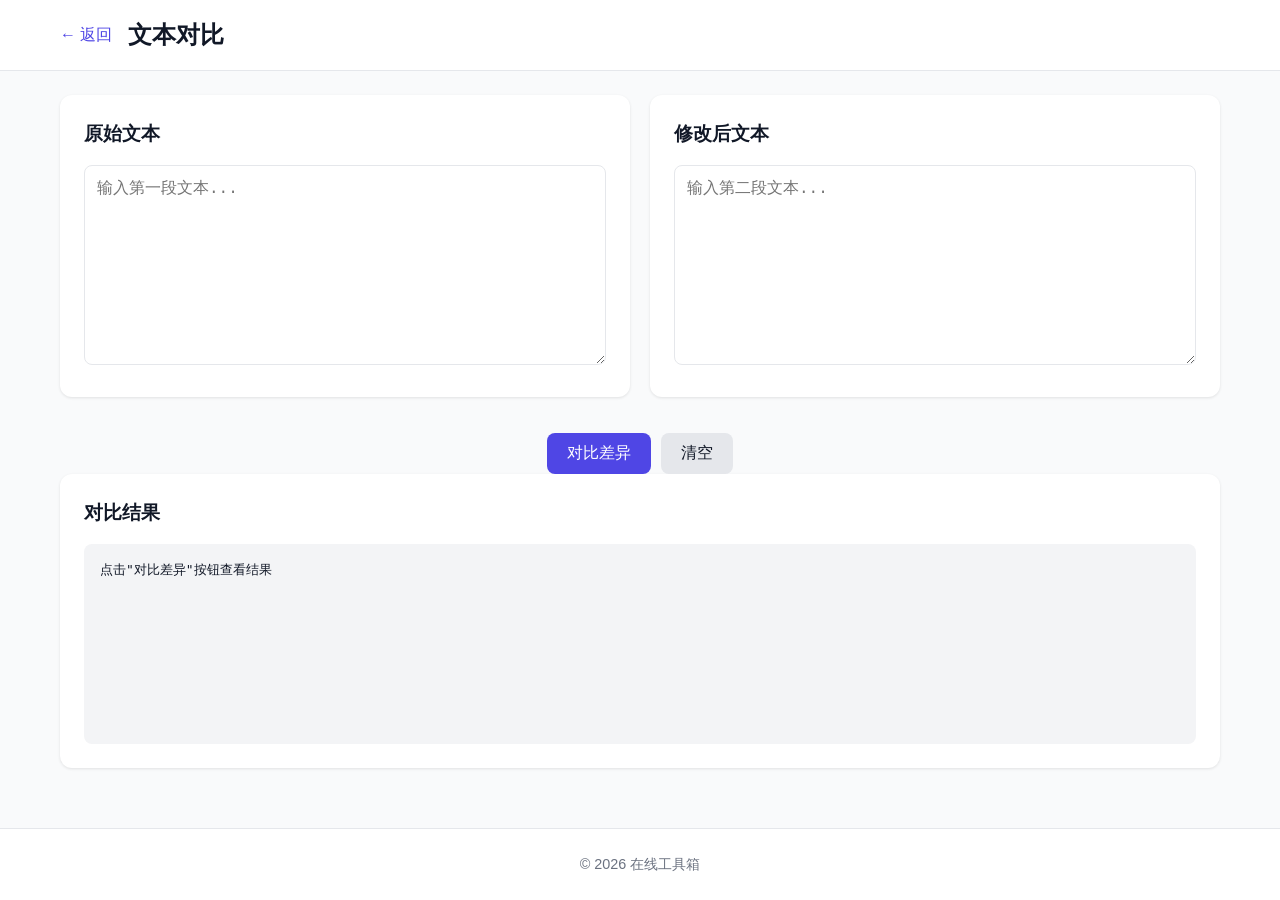
<file: tools/text-diff.html>
<!DOCTYPE html>
<html lang="zh-CN">
<head>
    <meta charset="UTF-8">
    <meta name="viewport" content="width=device-width, initial-scale=1.0">
    <title>文本对比 - 在线工具箱</title>
    <meta name="description" content="对比两段文本的差异">
    <link rel="stylesheet" href="../css/style.css">
</head>
<body class="tool-page">
    <header class="tool-header">
        <div class="container">
            <a href="../index.html" class="back-link">← 返回</a>
            <h1 class="tool-title">文本对比</h1>
        </div>
    </header>

    <main class="tool-content">
        <div class="container">
            <div class="two-col">
                <div class="tool-section">
                    <h3>原始文本</h3>
                    <textarea id="text1" placeholder="输入第一段文本..."></textarea>
                </div>
                <div class="tool-section">
                    <h3>修改后文本</h3>
                    <textarea id="text2" placeholder="输入第二段文本..."></textarea>
                </div>
            </div>

            <div class="btn-group" style="justify-content:center">
                <button class="btn btn-primary" onclick="compare()">对比差异</button>
                <button class="btn btn-secondary" onclick="clearAll()">清空</button>
            </div>

            <div class="tool-section">
                <h3>对比结果</h3>
                <div id="result" class="result" style="min-height:200px;white-space:pre-wrap;font-family:monospace">点击"对比差异"按钮查看结果</div>
            </div>
        </div>
    </main>

    <footer class="footer">
        <div class="container">
            <p>© 2026 在线工具箱</p>
        </div>
    </footer>

    <script>
        function compare() {
            const text1 = document.getElementById('text1').value;
            const text2 = document.getElementById('text2').value;

            if (!text1 && !text2) {
                alert('请输入文本');
                return;
            }

            const lines1 = text1.split('\n');
            const lines2 = text2.split('\n');
            const maxLines = Math.max(lines1.length, lines2.length);

            let result = '';
            let diffCount = 0;

            for (let i = 0; i < maxLines; i++) {
                const line1 = lines1[i] || '';
                const line2 = lines2[i] || '';

                if (line1 === line2) {
                    result += `  ${line1}\n`;
                } else {
                    diffCount++;
                    if (line1) result += `- <span style="background:#FEE2E2;color:#DC2626">${escapeHtml(line1)}</span>\n`;
                    if (line2) result += `+ <span style="background:#D1FAE5;color:#059669">${escapeHtml(line2)}</span>\n`;
                }
            }

            document.getElementById('result').innerHTML = result || '<span style="color:#059669">两段文本完全相同</span>';

            if (diffCount > 0) {
                document.getElementById('result').innerHTML += `\n<span style="color:#6B7280">共 ${diffCount} 处不同</span>`;
            }
        }

        function clearAll() {
            document.getElementById('text1').value = '';
            document.getElementById('text2').value = '';
            document.getElementById('result').innerHTML = '点击"对比差异"按钮查看结果';
        }

        function escapeHtml(str) {
            return str.replace(/&/g, '&amp;').replace(/</g, '&lt;').replace(/>/g, '&gt;');
        }
    </script>
</body>
</html>
</file>
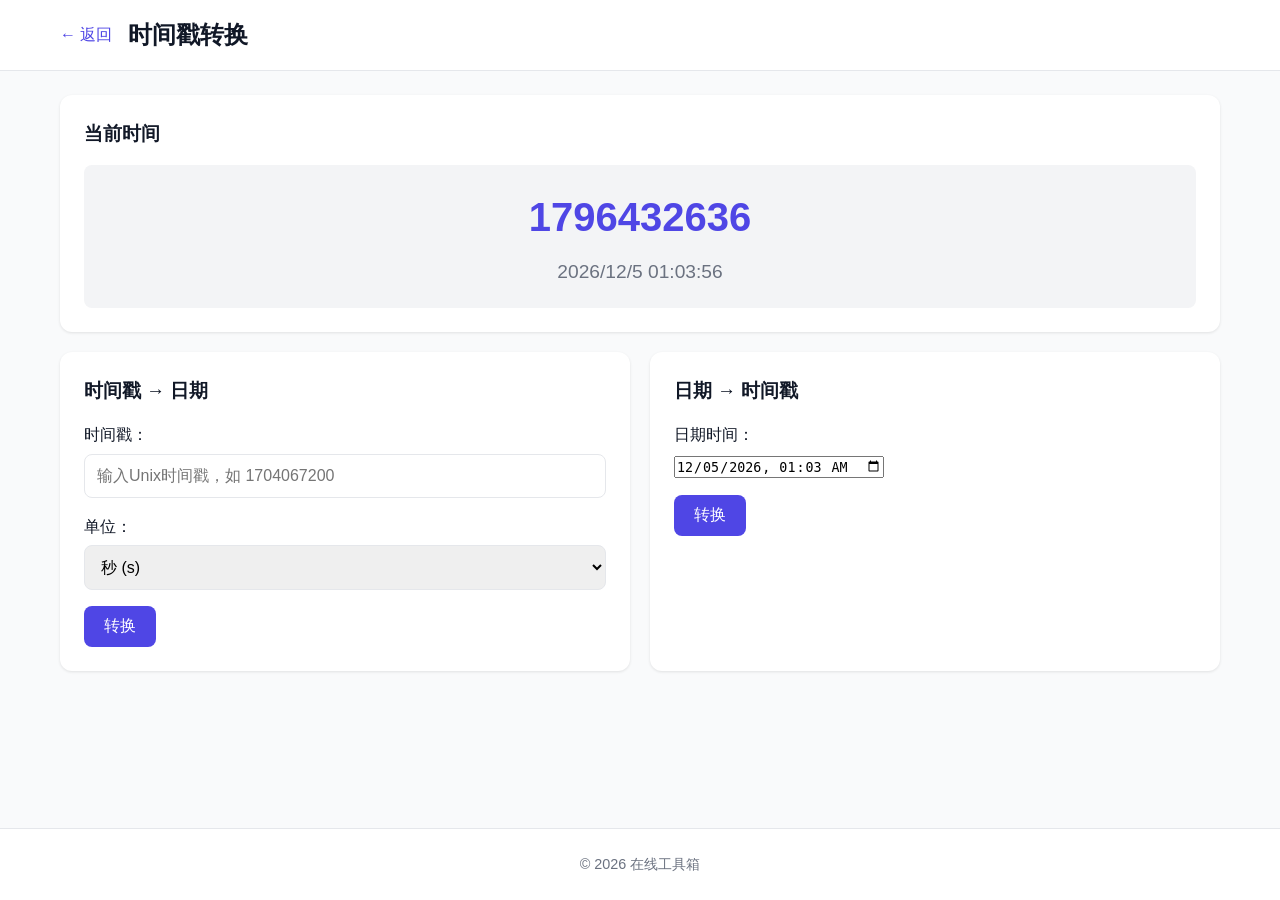
<file: tools/timestamp.html>
<!DOCTYPE html>
<html lang="zh-CN">
<head>
    <meta charset="UTF-8">
    <meta name="viewport" content="width=device-width, initial-scale=1.0">
    <title>时间戳转换 - 在线工具箱</title>
    <meta name="description" content="Unix时间戳与日期时间互相转换">
    <link rel="stylesheet" href="../css/style.css">
</head>
<body class="tool-page">
    <header class="tool-header">
        <div class="container">
            <a href="../index.html" class="back-link">← 返回</a>
            <h1 class="tool-title">时间戳转换</h1>
        </div>
    </header>

    <main class="tool-content">
        <div class="container">
            <div class="tool-section">
                <h3>当前时间</h3>
                <div style="text-align:center;padding:20px;background:#F3F4F6;border-radius:8px">
                    <div style="font-size:2.5rem;font-weight:bold;color:#4F46E5" id="currentTimestamp">-</div>
                    <div style="font-size:1.2rem;color:#6B7280;margin-top:8px" id="currentTime">-</div>
                </div>
            </div>

            <div class="two-col">
                <div class="tool-section">
                    <h3>时间戳 → 日期</h3>
                    <div style="margin-bottom:16px">
                        <label>时间戳：</label>
                        <input type="text" id="timestampInput" placeholder="输入Unix时间戳，如 1704067200">
                    </div>
                    <div style="margin-bottom:16px">
                        <label>单位：</label>
                        <select id="unit">
                            <option value="s">秒 (s)</option>
                            <option value="ms">毫秒 (ms)</option>
                        </select>
                    </div>
                    <button class="btn btn-primary" onclick="tsToDate()">转换</button>
                    <div id="tsResult" class="result" style="margin-top:16px;display:none"></div>
                </div>

                <div class="tool-section">
                    <h3>日期 → 时间戳</h3>
                    <div style="margin-bottom:16px">
                        <label>日期时间：</label>
                        <input type="datetime-local" id="dateInput">
                    </div>
                    <button class="btn btn-primary" onclick="dateToTs()">转换</button>
                    <div id="dateResult" class="result" style="margin-top:16px;display:none"></div>
                </div>
            </div>
        </div>
    </main>

    <footer class="footer">
        <div class="container">
            <p>© 2026 在线工具箱</p>
        </div>
    </footer>

    <script>
        // 更新当前时间
        function updateCurrentTime() {
            const now = new Date();
            document.getElementById('currentTimestamp').textContent = Math.floor(now.getTime() / 1000);
            document.getElementById('currentTime').textContent = now.toLocaleString('zh-CN');
        }
        updateCurrentTime();
        setInterval(updateCurrentTime, 1000);

        // 设置默认日期
        document.getElementById('dateInput').value = new Date().toISOString().slice(0, 16);

        function tsToDate() {
            const ts = parseInt(document.getElementById('timestampInput').value);
            if (isNaN(ts)) {
                alert('请输入有效的时间戳');
                return;
            }

            const unit = document.getElementById('unit').value;
            const ms = unit === 's' ? ts * 1000 : ts;
            const date = new Date(ms);

            const result = document.getElementById('tsResult');
            result.style.display = 'block';
            result.textContent = `本地时间：${date.toLocaleString('zh-CN')}
UTC时间：${date.toUTCString()}
ISO格式：${date.toISOString()}
时间戳（秒）：${Math.floor(date.getTime() / 1000)}
时间戳（毫秒）：${date.getTime()}`;
        }

        function dateToTs() {
            const dateStr = document.getElementById('dateInput').value;
            if (!dateStr) {
                alert('请选择日期时间');
                return;
            }

            const date = new Date(dateStr);
            const result = document.getElementById('dateResult');
            result.style.display = 'block';
            result.textContent = `时间戳（秒）：${Math.floor(date.getTime() / 1000)}
时间戳（毫秒）：${date.getTime()}
本地时间：${date.toLocaleString('zh-CN')}
UTC时间：${date.toUTCString()}`;
        }
    </script>
</body>
</html>
</file>
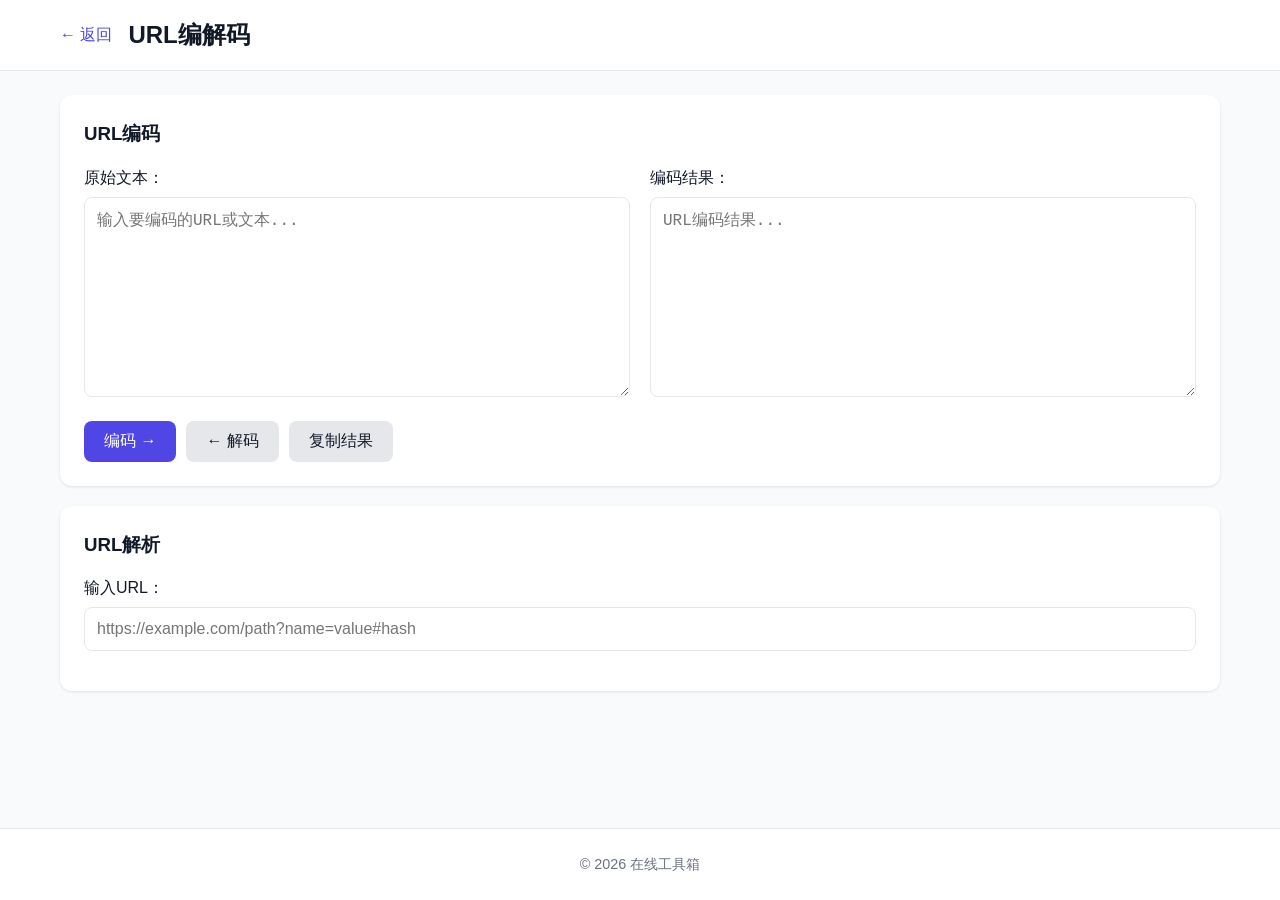
<file: tools/url-encode.html>
<!DOCTYPE html>
<html lang="zh-CN">
<head>
    <meta charset="UTF-8">
    <meta name="viewport" content="width=device-width, initial-scale=1.0">
    <title>URL编解码 - 在线工具箱</title>
    <meta name="description" content="URL编码与解码转换">
    <link rel="stylesheet" href="../css/style.css">
</head>
<body class="tool-page">
    <header class="tool-header">
        <div class="container">
            <a href="../index.html" class="back-link">← 返回</a>
            <h1 class="tool-title">URL编解码</h1>
        </div>
    </header>

    <main class="tool-content">
        <div class="container">
            <div class="tool-section">
                <h3>URL编码</h3>
                <div class="two-col">
                    <div>
                        <label>原始文本：</label>
                        <textarea id="plainText" placeholder="输入要编码的URL或文本..." oninput="encodeUrl()"></textarea>
                    </div>
                    <div>
                        <label>编码结果：</label>
                        <textarea id="encodedUrl" placeholder="URL编码结果..." oninput="decodeUrl()"></textarea>
                    </div>
                </div>
                <div class="btn-group">
                    <button class="btn btn-primary" onclick="encodeUrl()">编码 →</button>
                    <button class="btn btn-secondary" onclick="decodeUrl()">← 解码</button>
                    <button class="btn btn-secondary" onclick="copyResult()">复制结果</button>
                </div>
            </div>

            <div class="tool-section">
                <h3>URL解析</h3>
                <div style="margin-bottom:16px">
                    <label>输入URL：</label>
                    <input type="text" id="urlInput" placeholder="https://example.com/path?name=value#hash" oninput="parseUrl()">
                </div>
                <div id="urlParts" class="result" style="display:none"></div>
            </div>
        </div>
    </main>

    <footer class="footer">
        <div class="container">
            <p>© 2026 在线工具箱</p>
        </div>
    </footer>

    <script>
        function encodeUrl() {
            document.getElementById('encodedUrl').value = encodeURIComponent(document.getElementById('plainText').value);
        }

        function decodeUrl() {
            try {
                document.getElementById('plainText').value = decodeURIComponent(document.getElementById('encodedUrl').value);
            } catch (e) {}
        }

        function parseUrl() {
            const urlStr = document.getElementById('urlInput').value;
            if (!urlStr) {
                document.getElementById('urlParts').style.display = 'none';
                return;
            }

            try {
                const url = new URL(urlStr);
                const params = Array.from(url.searchParams.entries()).map(([k, v]) => `  ${k} = ${v}`).join('\n');
                document.getElementById('urlParts').style.display = 'block';
                document.getElementById('urlParts').textContent = `协议：${url.protocol}
主机：${url.host}
路径：${url.pathname}
查询参数：${url.search || '(无)'}
${params ? '\n参数详情：\n' + params : ''}
哈希：${url.hash || '(无)'}`;
            } catch (e) {
                document.getElementById('urlParts').style.display = 'block';
                document.getElementById('urlParts').textContent = '无效的URL格式';
            }
        }

        function copyResult() {
            navigator.clipboard.writeText(document.getElementById('encodedUrl').value);
            showToast('已复制');
        }

        function showToast(msg) {
            const toast = document.createElement('div');
            toast.className = 'toast';
            toast.textContent = msg;
            document.body.appendChild(toast);
            setTimeout(() => toast.remove(), 2000);
        }
    </script>
</body>
</html>
</file>
<file: css/style.css>
/* 基础重置 */
* {
    margin: 0;
    padding: 0;
    box-sizing: border-box;
}

:root {
    --primary: #4F46E5;
    --primary-light: #818CF8;
    --bg: #F9FAFB;
    --card-bg: #FFFFFF;
    --text: #111827;
    --text-secondary: #6B7280;
    --border: #E5E7EB;
    --shadow: 0 1px 3px rgba(0,0,0,0.1);
    --shadow-lg: 0 10px 15px -3px rgba(0,0,0,0.1);
    --radius: 12px;
}

body {
    font-family: -apple-system, BlinkMacSystemFont, "Segoe UI", Roboto, "Helvetica Neue", Arial, sans-serif;
    background: var(--bg);
    color: var(--text);
    line-height: 1.6;
}

.container {
    max-width: 1200px;
    margin: 0 auto;
    padding: 0 20px;
}

/* 头部 */
.header {
    background: linear-gradient(135deg, var(--primary), var(--primary-light));
    color: white;
    padding: 40px 0;
    text-align: center;
}

.logo {
    font-size: 2rem;
    margin-bottom: 8px;
}

.subtitle {
    opacity: 0.9;
    font-size: 1.1rem;
}

/* 工具网格 */
.tools-grid {
    display: grid;
    grid-template-columns: repeat(auto-fill, minmax(280px, 1fr));
    gap: 20px;
    padding: 40px 0;
}

.tool-card {
    background: var(--card-bg);
    border-radius: var(--radius);
    padding: 24px;
    text-decoration: none;
    color: inherit;
    box-shadow: var(--shadow);
    transition: all 0.2s ease;
    position: relative;
    border: 1px solid var(--border);
}

.tool-card:hover {
    transform: translateY(-4px);
    box-shadow: var(--shadow-lg);
    border-color: var(--primary-light);
}

.tool-icon {
    font-size: 2.5rem;
    margin-bottom: 12px;
}

.tool-card h2 {
    font-size: 1.25rem;
    margin-bottom: 8px;
    color: var(--text);
}

.tool-card p {
    color: var(--text-secondary);
    font-size: 0.9rem;
}

.tool-tag {
    position: absolute;
    top: 12px;
    right: 12px;
    background: #EF4444;
    color: white;
    padding: 2px 8px;
    border-radius: 4px;
    font-size: 0.75rem;
}

/* 页脚 */
.footer {
    background: var(--card-bg);
    border-top: 1px solid var(--border);
    padding: 24px 0;
    text-align: center;
    color: var(--text-secondary);
    font-size: 0.9rem;
}

/* 工具页面通用样式 */
.tool-page {
    min-height: 100vh;
    display: flex;
    flex-direction: column;
}

.tool-header {
    background: var(--card-bg);
    border-bottom: 1px solid var(--border);
    padding: 16px 0;
}

.tool-header .container {
    display: flex;
    align-items: center;
    gap: 16px;
}

.back-link {
    color: var(--primary);
    text-decoration: none;
    display: flex;
    align-items: center;
    gap: 4px;
}

.back-link:hover {
    text-decoration: underline;
}

.tool-title {
    font-size: 1.5rem;
}

.tool-content {
    flex: 1;
    padding: 24px 0;
}

.tool-section {
    background: var(--card-bg);
    border-radius: var(--radius);
    padding: 24px;
    margin-bottom: 20px;
    box-shadow: var(--shadow);
}

.tool-section h3 {
    margin-bottom: 16px;
    color: var(--text);
}

/* 表单元素 */
textarea, input[type="text"], input[type="number"], select {
    width: 100%;
    padding: 12px;
    border: 1px solid var(--border);
    border-radius: 8px;
    font-size: 1rem;
    font-family: inherit;
    transition: border-color 0.2s;
}

textarea:focus, input[type="text"]:focus, input[type="number"]:focus, select:focus {
    outline: none;
    border-color: var(--primary);
    box-shadow: 0 0 0 3px rgba(79, 70, 229, 0.1);
}

textarea {
    min-height: 200px;
    resize: vertical;
    font-family: "Consolas", "Monaco", "Courier New", monospace;
}

label {
    display: block;
    margin-bottom: 6px;
    font-weight: 500;
    color: var(--text);
}

/* 按钮 */
.btn {
    display: inline-flex;
    align-items: center;
    justify-content: center;
    gap: 8px;
    padding: 10px 20px;
    border: none;
    border-radius: 8px;
    font-size: 1rem;
    font-weight: 500;
    cursor: pointer;
    transition: all 0.2s;
}

.btn-primary {
    background: var(--primary);
    color: white;
}

.btn-primary:hover {
    background: #4338CA;
}

.btn-secondary {
    background: var(--border);
    color: var(--text);
}

.btn-secondary:hover {
    background: #D1D5DB;
}

.btn-group {
    display: flex;
    gap: 10px;
    flex-wrap: wrap;
    margin-top: 16px;
}

/* 结果区域 */
.result {
    background: #F3F4F6;
    border-radius: 8px;
    padding: 16px;
    margin-top: 16px;
    font-family: "Consolas", "Monaco", "Courier New", monospace;
    white-space: pre-wrap;
    word-break: break-all;
    max-height: 400px;
    overflow-y: auto;
}

/* 选项组 */
.options-group {
    display: flex;
    gap: 16px;
    flex-wrap: wrap;
    margin-bottom: 16px;
}

.option-item {
    display: flex;
    align-items: center;
    gap: 6px;
}

.option-item input[type="checkbox"],
.option-item input[type="radio"] {
    width: auto;
}

/* 预览区域 */
.preview-area {
    border: 2px dashed var(--border);
    border-radius: 8px;
    padding: 20px;
    text-align: center;
    min-height: 200px;
    display: flex;
    align-items: center;
    justify-content: center;
}

.preview-area img {
    max-width: 100%;
    max-height: 300px;
}

/* 拖拽上传区域 */
.upload-area {
    border: 2px dashed var(--border);
    border-radius: 8px;
    padding: 40px;
    text-align: center;
    cursor: pointer;
    transition: all 0.2s;
}

.upload-area:hover, .upload-area.dragover {
    border-color: var(--primary);
    background: rgba(79, 70, 229, 0.05);
}

.upload-area p {
    color: var(--text-secondary);
    margin-top: 8px;
}

.upload-icon {
    font-size: 3rem;
}

/* 响应式 */
@media (max-width: 768px) {
    .tools-grid {
        grid-template-columns: 1fr;
    }

    .header {
        padding: 24px 0;
    }

    .logo {
        font-size: 1.5rem;
    }

    .btn-group {
        flex-direction: column;
    }

    .btn {
        width: 100%;
    }
}

/* 代码高亮样式 */
.code-key { color: #7C3AED; }
.code-string { color: #059669; }
.code-number { color: #D97706; }
.code-boolean { color: #2563EB; }
.code-null { color: #DC2626; }

/* 两栏布局 */
.two-col {
    display: grid;
    grid-template-columns: 1fr 1fr;
    gap: 20px;
}

@media (max-width: 768px) {
    .two-col {
        grid-template-columns: 1fr;
    }
}

/* 通知 */
.toast {
    position: fixed;
    bottom: 20px;
    right: 20px;
    background: #10B981;
    color: white;
    padding: 12px 24px;
    border-radius: 8px;
    box-shadow: var(--shadow-lg);
    z-index: 1000;
    animation: slideIn 0.3s ease;
}

@keyframes slideIn {
    from {
        transform: translateY(100px);
        opacity: 0;
    }
    to {
        transform: translateY(0);
        opacity: 1;
    }
}
</file>
